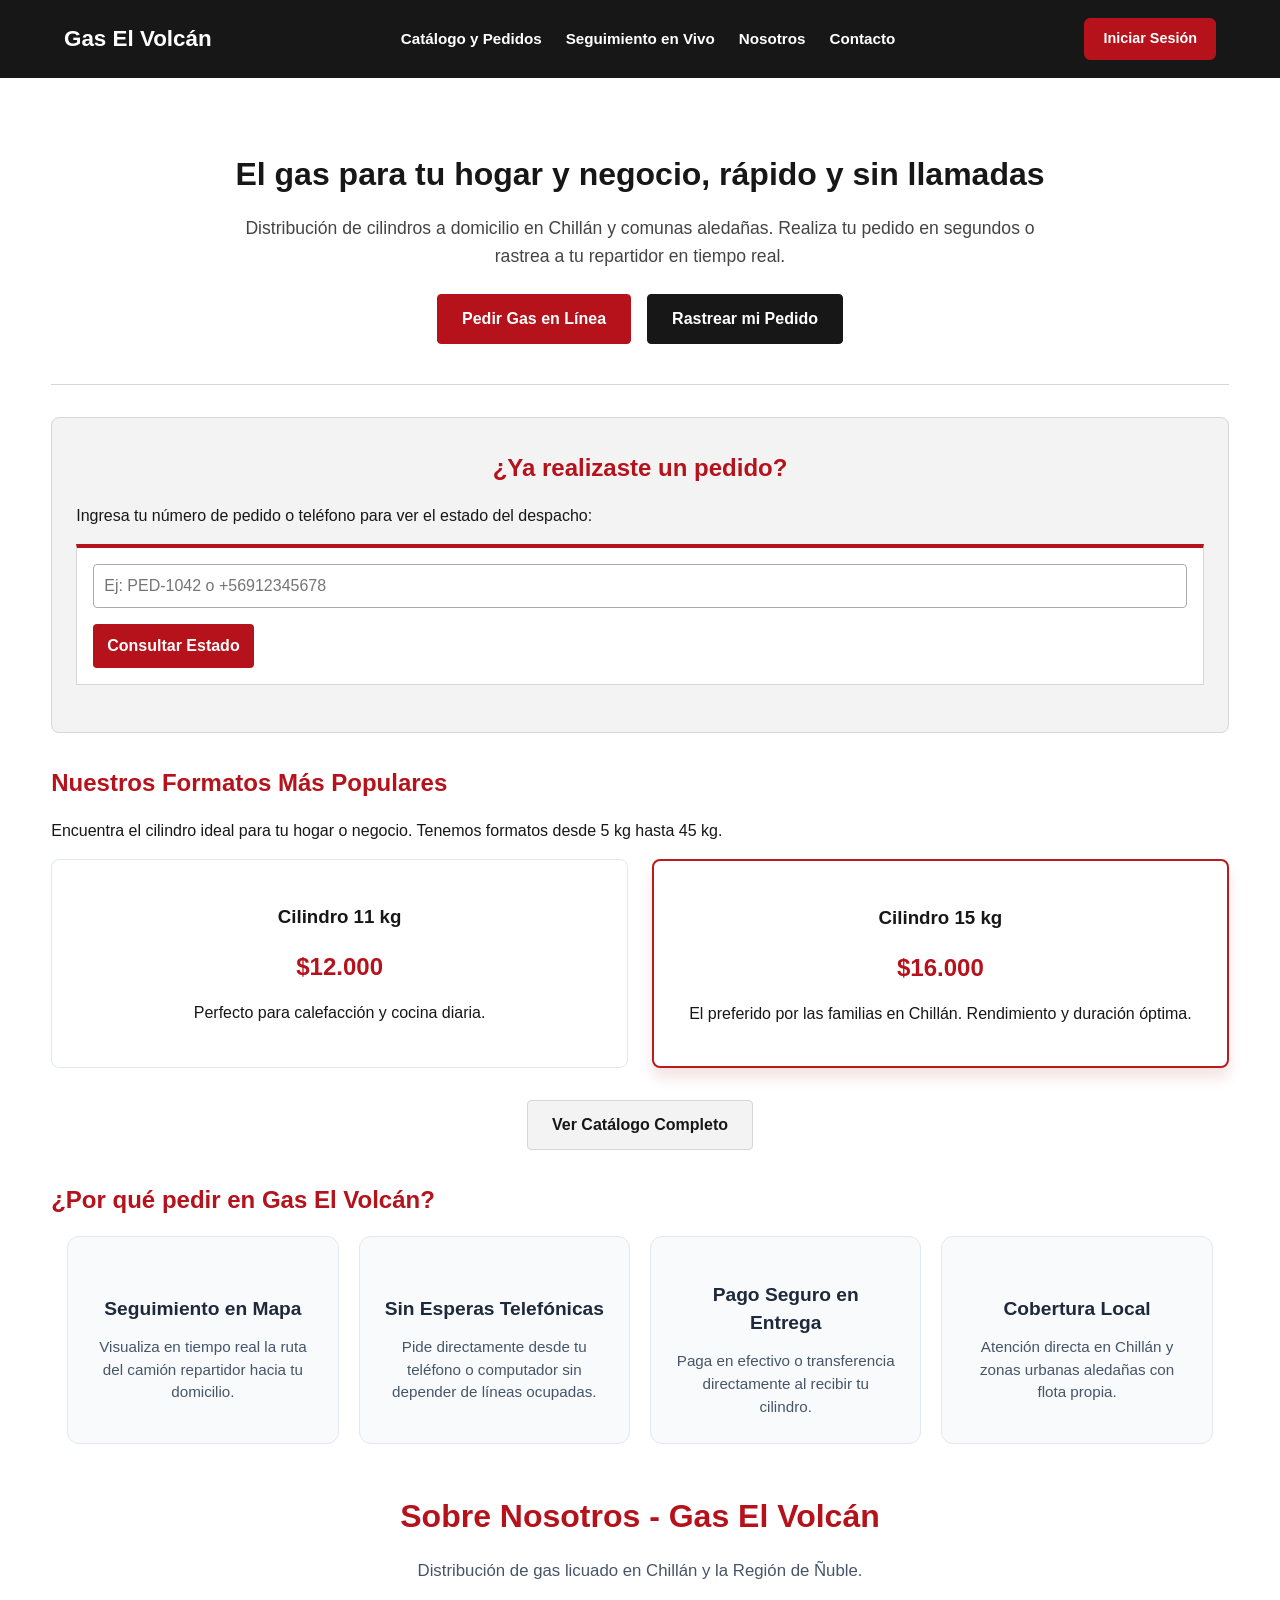
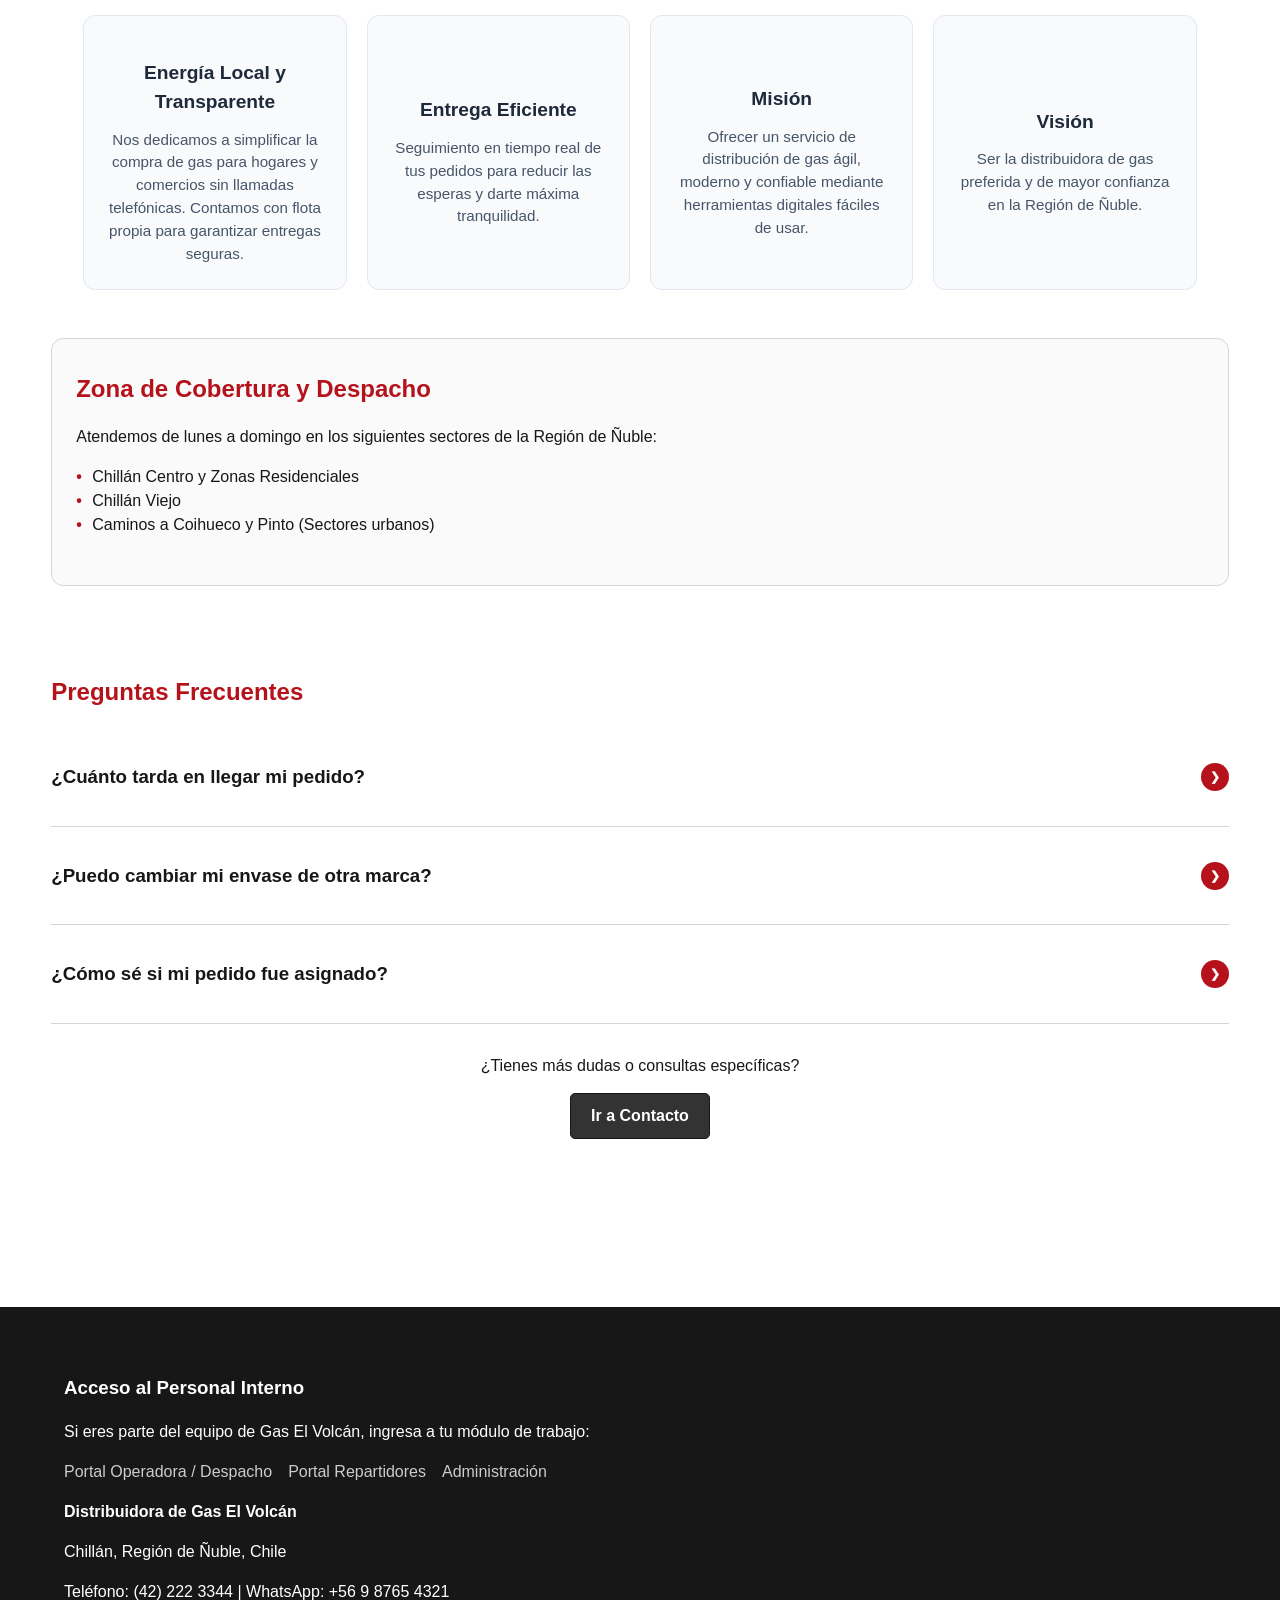
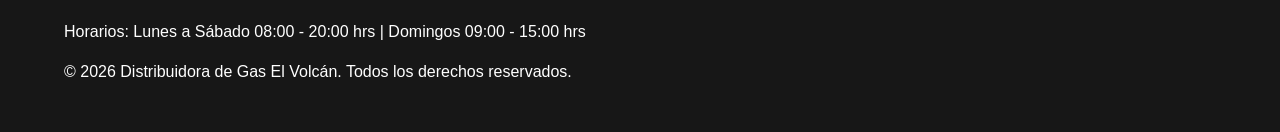
<file: index.html>
<!DOCTYPE html>
<html lang="es">
<head>
    <meta charset="UTF-8">
    <meta name="viewport" content="width=device-width, initial-scale=1.0">
    <title>Gas El Volcán - Distribución de Gas Licuado en Chillán</title>
    <link rel="stylesheet" href="css/style.css">
    <script src="js/funciones.js" defer></script>
</head>
<body class="index">
    <header>
        <div class="logo">
            <h1>Gas El Volcán</h1>
        </div>
        <nav>
            <ul class="nav-menu">
                <li><a href="catalogo.html">Catálogo y Pedidos</a></li>
                <li><a href="#seguimiento">Seguimiento en Vivo</a></li>
                <li><a href="#nosotros">Nosotros</a></li>
                <li><a href="contacto.html">Contacto</a></li>
            </ul>
        </nav>
        <a href="login.html" class="btn-login">Iniciar Sesión</a>
    </header>

    <main>
        <section class="hero">
            <h2>El gas para tu hogar y negocio, rápido y sin llamadas</h2>
            <p>Distribución de cilindros a domicilio en Chillán y comunas aledañas. Realiza tu pedido en segundos o rastrea a tu repartidor en tiempo real.</p>
            <div class="hero-actions">
                <a href="catalogo.html" class="btn-primary">Pedir Gas en Línea</a>
                <a href="#seguimiento" class="btn-secondary">Rastrear mi Pedido</a>
            </div>
        </section>

        <section id="seguimiento" class="tracking">
            <h2>¿Ya realizaste un pedido?</h2>
            <p>Ingresa tu número de pedido o teléfono para ver el estado del despacho:</p>
            <form id="form-seguimiento" action="#" onsubmit="event.preventDefault();">
                <input type="text" id="input-codigo" name="codigo" placeholder="Ej: PED-1042 o +56912345678" required>
                <button type="submit">Consultar Estado</button>
            </form>
            <div id="resultado-seguimiento" style="margin-top: 15px;"></div>
        </section>

        <section class="preview-catalogo">
            <div class="preview-header">
                <h2>Nuestros Formatos Más Populares</h2>
                <p>Encuentra el cilindro ideal para tu hogar o negocio. Tenemos formatos desde 5 kg hasta 45 kg.</p>
            </div>
            
            <div class="preview-cards">
                <div class="card">
                    <div class="card-icon"></div>
                    <h3>Cilindro 11 kg</h3>
                    <p class="precio">$12.000</p>
                    <p class="desc">Perfecto para calefacción y cocina diaria.</p>
                </div>
                
                <div class="card destacada">
                    <div class="card-icon"></div>
                    <h3>Cilindro 15 kg</h3>
                    <p class="precio">$16.000</p>
                    <p class="desc">El preferido por las familias en Chillán. Rendimiento y duración óptima.</p>
                </div>
            </div>

            <div class="preview-action">
                <a href="catalogo.html" class="btn-catalogo">Ver Catálogo Completo</a>
            </div>
        </section>

        <section class="features-section">
        <h2>¿Por qué pedir en Gas El Volcán?</h2>
        
        <div class="features-grid">
            <div class="feature-card">
            <h3>Seguimiento en Mapa</h3>
            <p>Visualiza en tiempo real la ruta del camión repartidor hacia tu domicilio.</p>
            </div>

            <div class="feature-card">
            <h3>Sin Esperas Telefónicas</h3>
            <p>Pide directamente desde tu teléfono o computador sin depender de líneas ocupadas.</p>
            </div>

            <div class="feature-card">
            <h3>Pago Seguro en Entrega</h3>
            <p>Paga en efectivo o transferencia directamente al recibir tu cilindro.</p>
            </div>

            <div class="feature-card">
            <h3>Cobertura Local</h3>
            <p>Atención directa en Chillán y zonas urbanas aledañas con flota propia.</p>
            </div>
        </div>
        </section>

        <section id="nosotros" class="nosotros-section">
        <h2>Sobre Nosotros - Gas El Volcán</h2>
        <p class="nosotros-subtitulo">Distribución de gas licuado en Chillán y la Región de Ñuble.</p>

        <div class="features-grid">
            <div class="feature-card">
            <h3>Energía Local y Transparente</h3>
            <p>Nos dedicamos a simplificar la compra de gas para hogares y comercios sin llamadas telefónicas. Contamos con flota propia para garantizar entregas seguras.</p>
            </div>

            <div class="feature-card">
            <h3>Entrega Eficiente</h3>
            <p>Seguimiento en tiempo real de tus pedidos para reducir las esperas y darte máxima tranquilidad.</p>
            </div>

            <div class="feature-card">
            <h3>Misión</h3>
            <p>Ofrecer un servicio de distribución de gas ágil, moderno y confiable mediante herramientas digitales fáciles de usar.</p>
            </div>

            <div class="feature-card">
            <h3>Visión</h3>
            <p>Ser la distribuidora de gas preferida y de mayor confianza en la Región de Ñuble.</p>
            </div>
        </div>
        </section>

        <section class="coverage">
            <h2>Zona de Cobertura y Despacho</h2>
            <p>Atendemos de lunes a domingo en los siguientes sectores de la Región de Ñuble:</p>
            <ul>
                <li>Chillán Centro y Zonas Residenciales</li>
                <li>Chillán Viejo</li>
                <li>Caminos a Coihueco y Pinto (Sectores urbanos)</li>
            </ul>
        </section>

        <section class="faq">
            <h2>Preguntas Frecuentes</h2>
            <div class="faq-item">
                <h3>¿Cuánto tarda en llegar mi pedido?</h3>
                <p>El tiempo promedio de entrega es de 30 a 60 minutos según el tráfico y el sector de Chillán.</p>
            </div>
            <div class="faq-item">
                <h3>¿Puedo cambiar mi envase de otra marca?</h3>
                <p>Sí, aceptamos envases en buen estado de las principales marcas del mercado sin costo adicional.</p>
            </div>
            <div class="faq-item">
                <h3>¿Cómo sé si mi pedido fue asignado?</h3>
                <p>Puedes revisar el estado ingresando a la sección de seguimiento con tu número de teléfono.</p>
            </div>
            <div style="text-align: center; margin-top: 30px;">
                <p style="margin-bottom: 15px;">¿Tienes más dudas o consultas específicas?</p>
                <a href="contacto.html" class="btn-secondary" style="display: inline-block; padding: 10px 20px; background-color: #333; color: #fff; text-decoration: none; border-radius: 5px;">Ir a Contacto</a>
            </div>
        </section>
    </main>

    <footer>
        <div class="footer-internal">
            <h3>Acceso al Personal Interno</h3>
            <p>Si eres parte del equipo de Gas El Volcán, ingresa a tu módulo de trabajo:</p>
            <nav>
                <a href="login.html">Portal Operadora / Despacho</a>
                <a href="login.html">Portal Repartidores</a>
                <a href="login.html">Administración</a>
            </nav>
        </div>
        
        <div class="footer-info">
            <p><strong>Distribuidora de Gas El Volcán</strong></p>
            <p>Chillán, Región de Ñuble, Chile</p>
            <p>Teléfono: (42) 222 3344 | WhatsApp: +56 9 8765 4321</p>
            <p>Horarios: Lunes a Sábado 08:00 - 20:00 hrs | Domingos 09:00 - 15:00 hrs</p>
            <p>© 2026 Distribuidora de Gas El Volcán. Todos los derechos reservados.</p>
        </div>
    </footer>
</body>
</html>
</file>
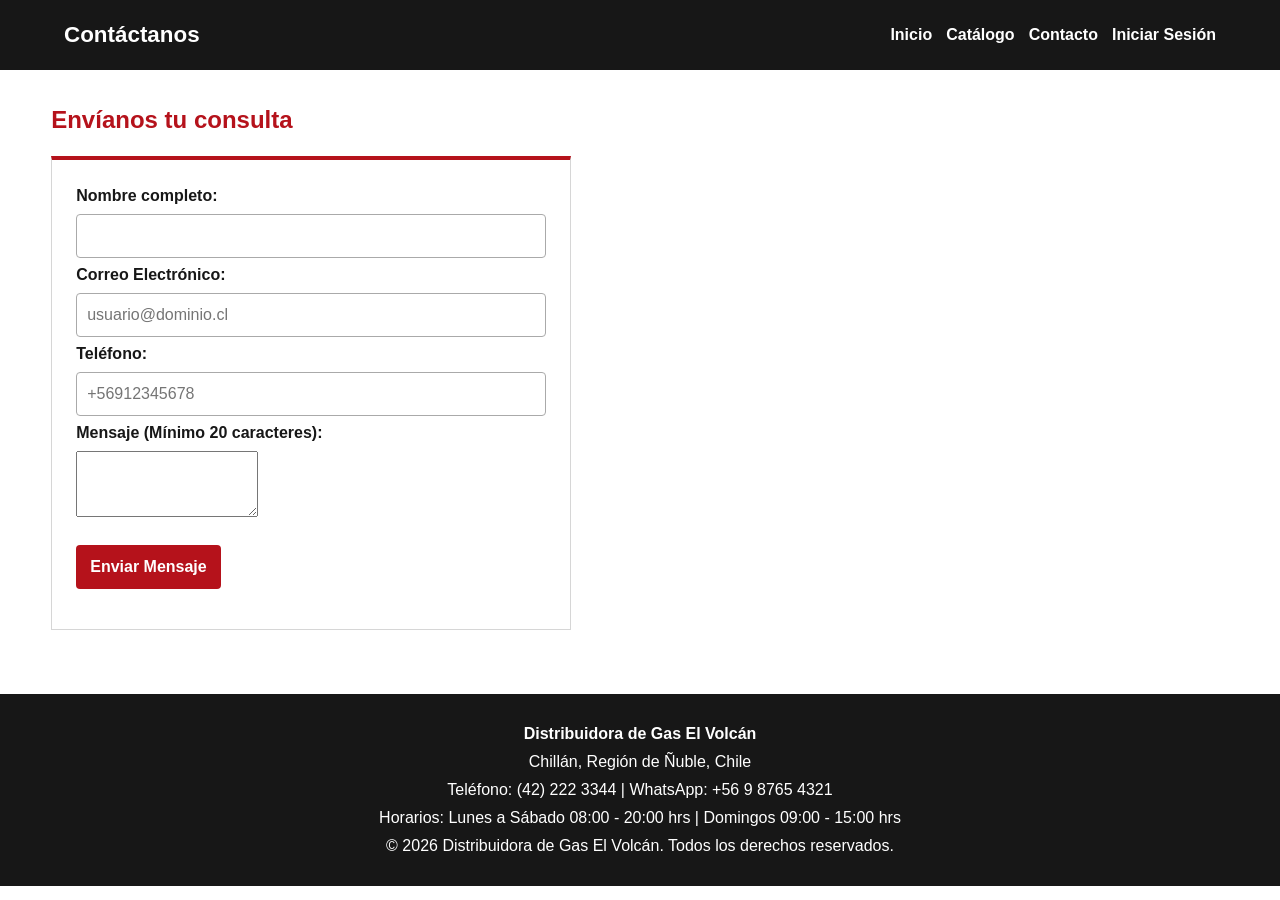
<file: contacto.html>
<!DOCTYPE html>
<html lang="es">
<head>
    <meta charset="UTF-8">
    <meta name="viewport" content="width=device-width, initial-scale=1.0">
    <title>Contacto - El Volcán</title>
    <link rel="stylesheet" href="css/style.css">
    <script src="js/funciones.js" defer></script>
</head>
<body class="sistema-interno">
    <header>
        <h1>Contáctanos</h1>
        <button id="boton-menu" type="button" aria-label="Abrir menú">☰</button>
        <nav class="menu-principal">
            <a href="index.html">Inicio</a>
            <a href="catalogo.html">Catálogo</a>
            <a href="contacto.html">Contacto</a>
            <a href="login.html">Iniciar Sesión</a>
        </nav>
    </header>
    <main>
        <section>
            <h2>Envíanos tu consulta</h2>
            <form id="form-contacto" novalidate>
                <div class="grupo-form">
                    <label for="nombre-contacto">Nombre completo:</label>
                    <input type="text" id="nombre-contacto">
                    <span id="error-nombre" class="error-msg"></span>
                </div>
                <div class="grupo-form">
                    <label for="correo-contacto">Correo Electrónico:</label>
                    <input type="email" id="correo-contacto" placeholder="usuario@dominio.cl">
                    <span id="error-correo" class="error-msg"></span>
                </div>
                <div class="grupo-form">
                    <label for="telefono-contacto">Teléfono:</label>
                    <input type="text" id="telefono-contacto" placeholder="+56912345678">
                    <span id="error-telefono" class="error-msg"></span>
                </div>
                <div class="grupo-form">
                    <label for="mensaje-contacto">Mensaje (Mínimo 20 caracteres):</label>
                    <textarea id="mensaje-contacto" rows="4"></textarea>
                    <span id="error-mensaje" class="error-msg"></span>
                </div>
                <button type="submit">Enviar Mensaje</button>
                <p id="mensaje-exito-contacto"></p>
            </form>
        </section>
    </main>
    <footer>
        <div class="footer-info">
            <p><strong>Distribuidora de Gas El Volcán</strong></p>
            <p>Chillán, Región de Ñuble, Chile</p>
            <p>Teléfono: (42) 222 3344 | WhatsApp: +56 9 8765 4321</p>
            <p>Horarios: Lunes a Sábado 08:00 - 20:00 hrs | Domingos 09:00 - 15:00 hrs</p>
            <p>© 2026 Distribuidora de Gas El Volcán. Todos los derechos reservados.</p>
        </div>
    </footer>
</body>
</html>
</file>
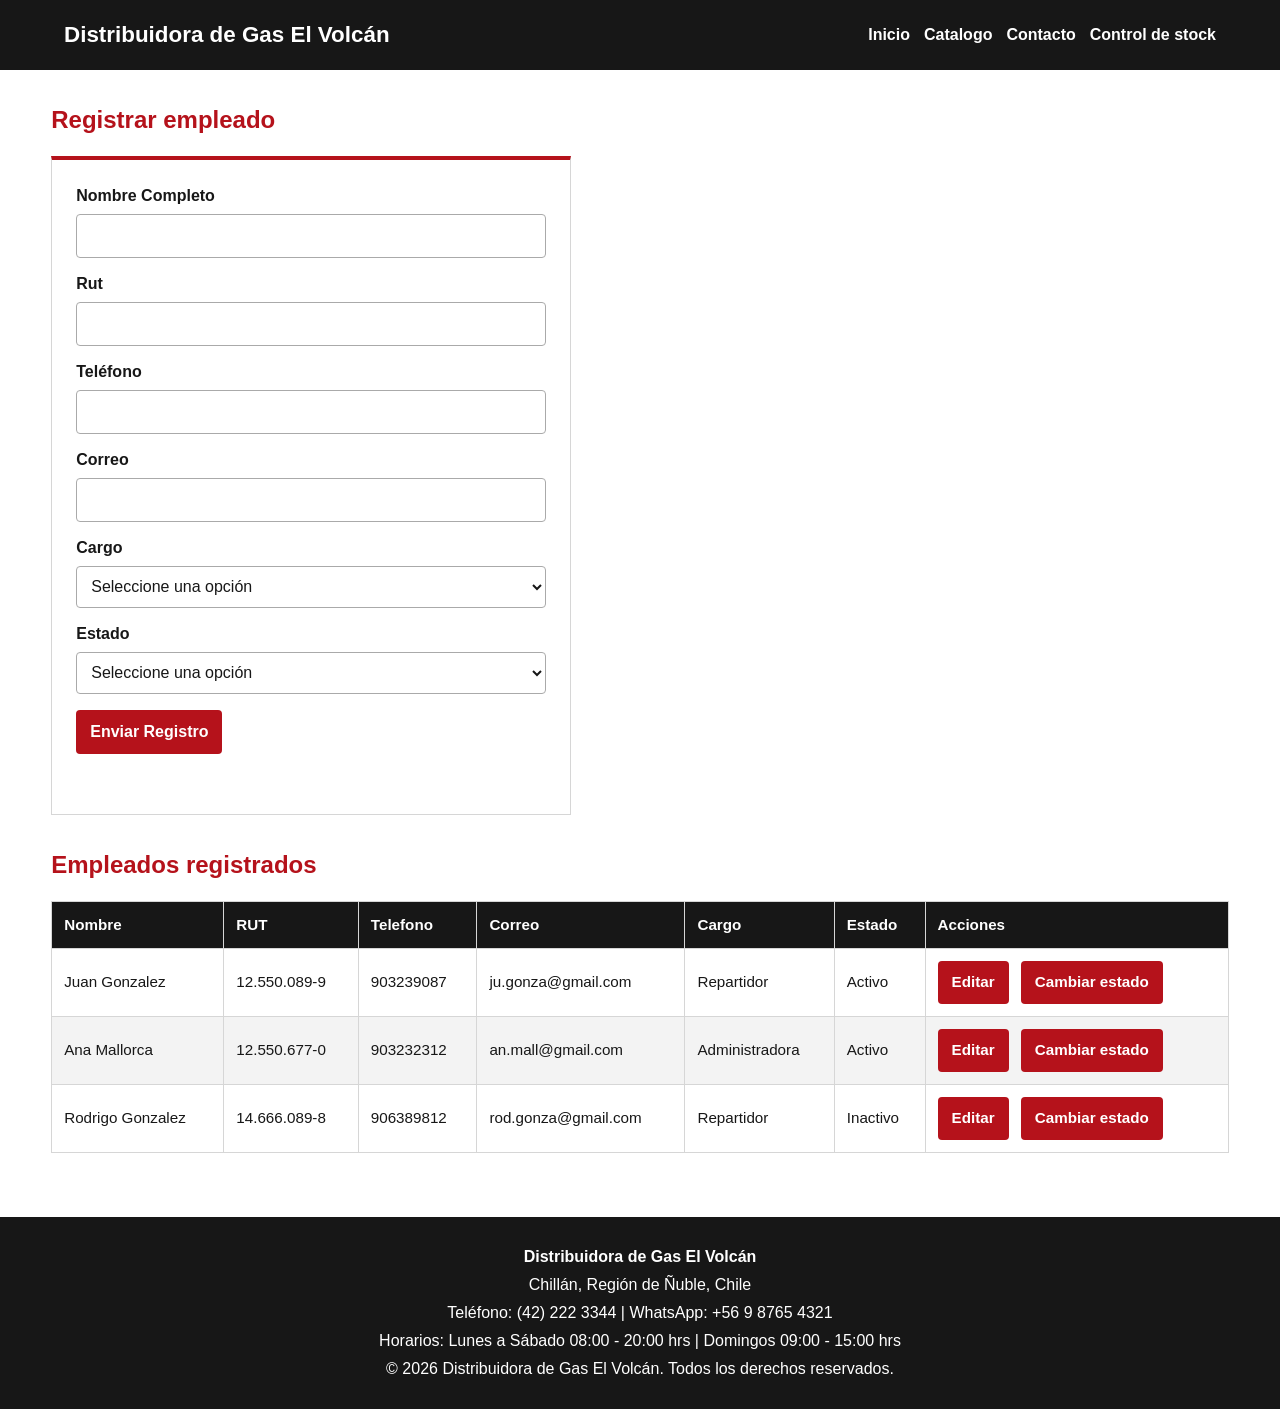
<file: empleados.html>
<!DOCTYPE html>
<html lang="es">
<head>
    <meta charset="UTF-8">
    <meta name="viewport" content="width=device-width, initial-scale=1.0">
    <title>Empleados</title>
    <link rel="stylesheet" href="css/style.css">
    <script src="js/funciones.js" defer></script>
</head>
<body class="sistema-interno">
    
    <header>
        <h1>Distribuidora de Gas El Volcán</h1>
        <button id="boton-menu" type="button" aria-label="Abrir menú">
            ☰
        </button>
        <nav class="menu-principal">
            <a href="index.html">Inicio</a>
            <a href="catalogo.html">Catalogo</a>
            <a href="contacto.html">Contacto</a>
            <a href="stock.html">Control de stock</a>
        </nav>
    </header>

    <main>

        <section id="registro-empleado">
        <h2>Registrar empleado</h2>
        <form id="form-registro" novalidate>
            <label for="nombre">Nombre Completo</label>
            <input type="text" id="nombre" name="nombre" required>

            <label for="rut">Rut</label>
            <input type="text" id="rut" name="rut" required>

            <label for="telefono">Teléfono</label>
            <input type="tel" id="telefono" name="telefono" required>

            <label for="correo">Correo</label>
            <input type="email" id="correo" name="correo" required>

            <label for="cargo">Cargo</label>
            <select id="cargo" name="cargo" required>
            <option value="">Seleccione una opción</option>
            <option value="repartidor">Repartidor</option>
            <option value="operadora">Operadora / Despachadora</option>
            <option value="administrador">Administrador</option>
            </select>

            <label for="estado">Estado</label>
            <select  id="estado" name="estado" required>
                <option value="">Seleccione una opción</option>
                <option value="activo">Activo</option>
                <option value="inactivo">Inactivo</option>
            </select>

            <button type="submit">Enviar Registro</button>
            <p id="mensaje-confirmacion"></p>
        </form>
        </section>

        <section id="listado-empleado">
        <article>
            <h2>Empleados registrados</h2>
                <table>
                    <thead>
                        <tr>
                            <th>Nombre</th>
                            <th>RUT</th>
                            <th>Telefono</th>
                            <th>Correo</th>
                            <th>Cargo</th>
                            <th>Estado</th>
                            <th>Acciones</th>
                        </tr>
                    </thead>
                    <tbody>
                        <tr>
                            <td>Juan Gonzalez</td>
                            <td>12.550.089-9</td>
                            <td>903239087</td>
                            <td>ju.gonza@gmail.com</td>
                            <td>Repartidor</td>
                            <td class="estado-empleado">Activo</td>
                            <td>
                                <button type="button" data-accion="editar">Editar</button>
                                <button type="button" data-accion="cambiar-estado">Cambiar estado</button>
                            </td>
                        </tr>
                        <tr>
                            <td>Ana Mallorca</td>
                            <td>12.550.677-0</td>
                            <td>903232312</td>
                            <td>an.mall@gmail.com</td>
                            <td>Administradora</td>
                            <td class="estado-empleado">Activo</td>
                            <td>
                                <button type="button" data-accion="editar">Editar</button>
                                <button type="button" data-accion="cambiar-estado">Cambiar estado</button>
                            </td>
                        </tr>
                        <tr>
                            <td>Rodrigo Gonzalez</td>
                            <td>14.666.089-8</td>
                            <td>906389812</td>
                            <td>rod.gonza@gmail.com</td>
                            <td>Repartidor</td>
                            <td class="estado-empleado">Inactivo</td>
                            <td>
                                <button type="button" data-accion="editar">Editar</button>
                                <button type="button" data-accion="cambiar-estado">Cambiar estado</button>
                            </td>
                        </tr>
                    </tbody>
                </table>
        </article>    
        </section>
    </main>

    <dialog id="dialogo-edicion">
        <form id="form-edicion">
            <h2>Editar empleado</h2>

            <label for="editar-telefono">Teléfono</label>
            <input type="tel" id="editar-telefono" required>

            <label for="editar-correo">Correo</label>
            <input type="email" id="editar-correo" required>

            <p id="mensaje-edicion"></p>

            <button type="submit">Guardar cambios</button>
            <button type="button" id="cancelar-edicion">Cancelar</button>
        </form>
    </dialog>

    <footer>
        <div class="footer-info">
            <p><strong>Distribuidora de Gas El Volcán</strong></p>
            <p>Chillán, Región de Ñuble, Chile</p>
            <p>Teléfono: (42) 222 3344 | WhatsApp: +56 9 8765 4321</p>
            <p>Horarios: Lunes a Sábado 08:00 - 20:00 hrs | Domingos 09:00 - 15:00 hrs</p>
            <p>© 2026 Distribuidora de Gas El Volcán. Todos los derechos reservados.</p>
        </div>
    </footer>

</body>
</html>
</file>
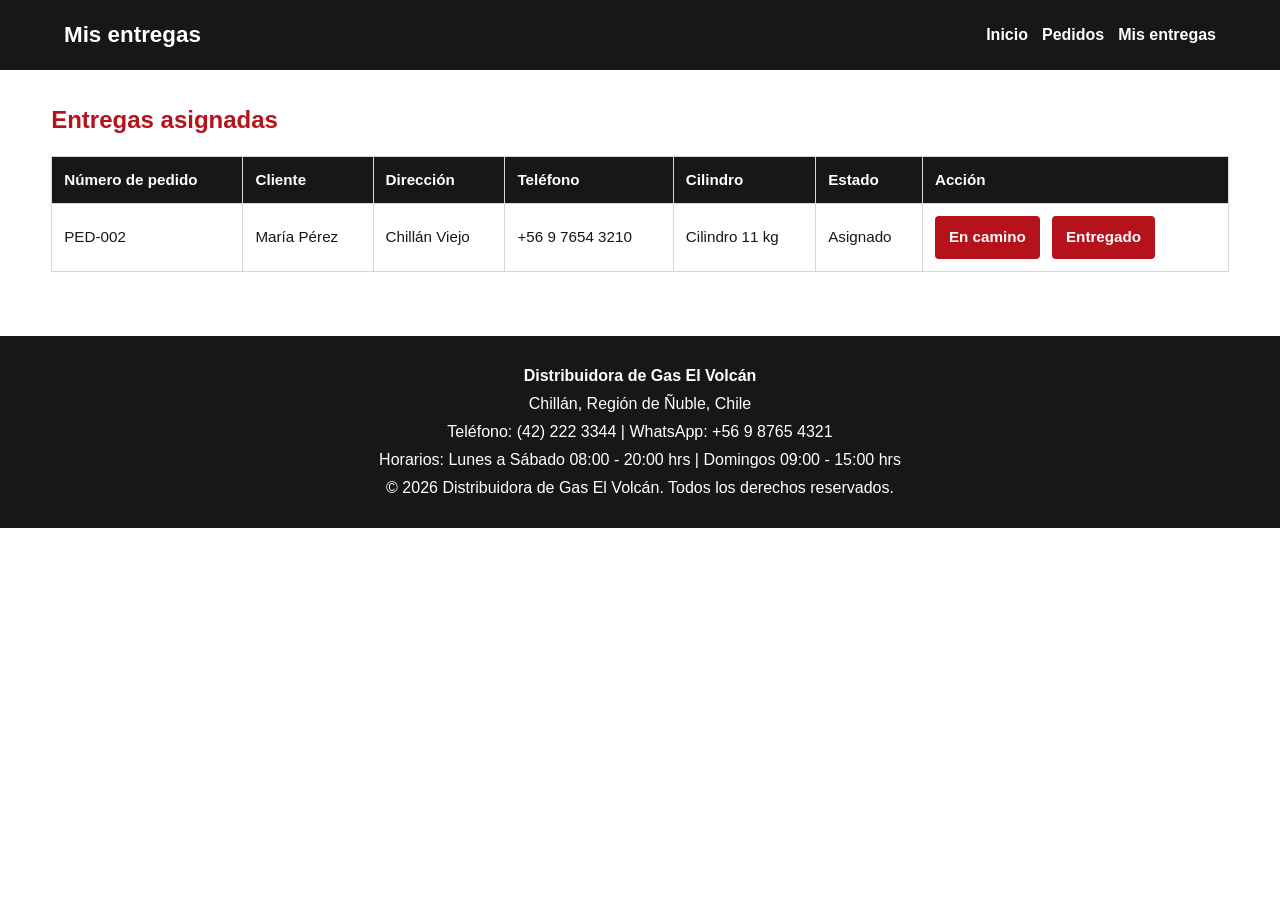
<file: entregas.html>
<!DOCTYPE html>
<html lang="es">
<head>
    <meta charset="UTF-8">
    <meta name="viewport" content="width=device-width, initial-scale=1.0">
    <title>Entregas</title>
    <link rel="stylesheet" href="css/style.css">
    <script src="js/funciones.js" defer></script>
</head>
<body class="sistema-interno">
    <!-- Vista del repartidor -->
    <header>
        <h1>Mis entregas</h1>
        <button id="boton-menu" type="button" aria-label="Abrir menú">
            ☰
        </button>
        <nav class="menu-principal">
            <a href="index.html">Inicio</a>
            <a href="pedidos.html">Pedidos</a>
            <a href="entregas.html">Mis entregas</a>
        </nav>
    </header>

    <main>
        <section>
            <h2>Entregas asignadas</h2>
            <table>
                <thead>
                    <tr>
                        <th>Número de pedido</th>
                        <th>Cliente</th>
                        <th>Dirección</th>
                        <th>Teléfono</th>
                        <th>Cilindro</th>
                        <th>Estado</th>
                        <th>Acción</th>
                    </tr>
                </thead>

                <tbody>
                    <tr>
                        <td>PED-002</td>
                        <td>María Pérez</td>
                        <td>Chillán Viejo</td>
                        <td>+56 9 7654 3210</td>
                        <td>Cilindro 11 kg</td>
                        <td class="estado-entrega">Asignado</td>
                        <td>
                            <button type="button" data-accion="en-camino">En camino</button>
                            <button type="button" data-accion="entregado">Entregado</button>
                        </td>
                    </tr>
                </tbody>
            </table>
        </section>
    </main>

        <footer>
        <div class="footer-info">
            <p><strong>Distribuidora de Gas El Volcán</strong></p>
            <p>Chillán, Región de Ñuble, Chile</p>
            <p>Teléfono: (42) 222 3344 | WhatsApp: +56 9 8765 4321</p>
            <p>Horarios: Lunes a Sábado 08:00 - 20:00 hrs | Domingos 09:00 - 15:00 hrs</p>
            <p>© 2026 Distribuidora de Gas El Volcán. Todos los derechos reservados.</p>
        </div>
    </footer>
</body>
</html>
</file>
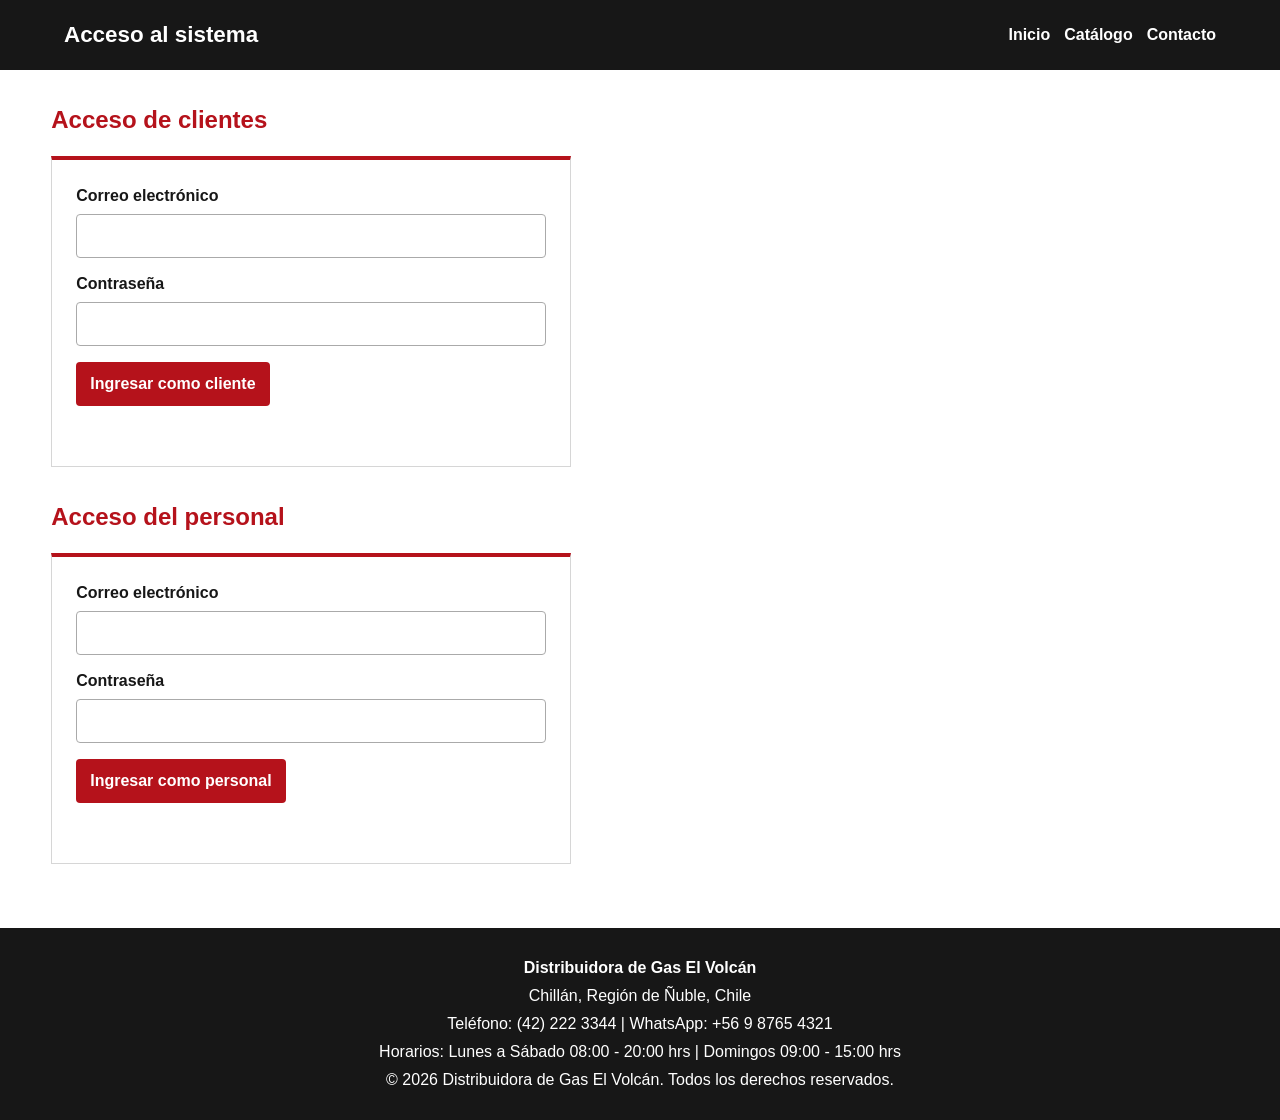
<file: login.html>
<!DOCTYPE html>
<html lang="es">
<head>
    <meta charset="UTF-8">
    <meta name="viewport" content="width=device-width, initial-scale=1.0">
    <title>Login</title>
    <link rel="stylesheet" href="css/style.css">
    <script src="js/funciones.js" defer></script>
</head>
<body class="sistema-interno">
    <!-- menu de login para redirigir la pagina -->
    <header>
        <h1>Acceso al sistema</h1>
        <button id="boton-menu" type="button" aria-label="Abrir menú">
            ☰
        </button>
        <nav class="menu-principal">
            <a href="index.html">Inicio</a>
            <a href="catalogo.html">Catálogo</a>
            <a href="contacto.html">Contacto</a>
        </nav>
    </header>

    <main>
        <section>
            <h2>Acceso de clientes</h2>
            <form id="form-login-cliente" novalidate>
                <label for="correo-cliente">Correo electrónico</label>
                <input type="email" id="correo-cliente" name="correo" autocomplete="email" required>

                <label for="contrasena-cliente">Contraseña</label>
                <input type="password" id="contrasena-cliente" name="contrasena" autocomplete="current-password" required>

                <button type="submit">Ingresar como cliente</button>
                <p id="mensaje-login-cliente"></p>
            </form>
        </section>

        <section>
            <h2>Acceso del personal</h2>
            <form id="form-login-empleado" novalidate>
                <label for="correo-empleado">Correo electrónico</label>
                <input type="email" id="correo-empleado" name="correo" autocomplete="email" required>

                <label for="contrasena-empleado">Contraseña</label>
                <input type="password" id="contrasena-empleado" name="contrasena" autocomplete="current-password" required>

                <button type="submit">Ingresar como personal</button>
                <p id="mensaje-login-empleado"></p>
            </form>
        </section>
    </main>


        <footer>
        <div class="footer-info">
            <p><strong>Distribuidora de Gas El Volcán</strong></p>
            <p>Chillán, Región de Ñuble, Chile</p>
            <p>Teléfono: (42) 222 3344 | WhatsApp: +56 9 8765 4321</p>
            <p>Horarios: Lunes a Sábado 08:00 - 20:00 hrs | Domingos 09:00 - 15:00 hrs</p>
            <p>© 2026 Distribuidora de Gas El Volcán. Todos los derechos reservados.</p>
        </div>
    </footer>
</body>
</html>
</file>
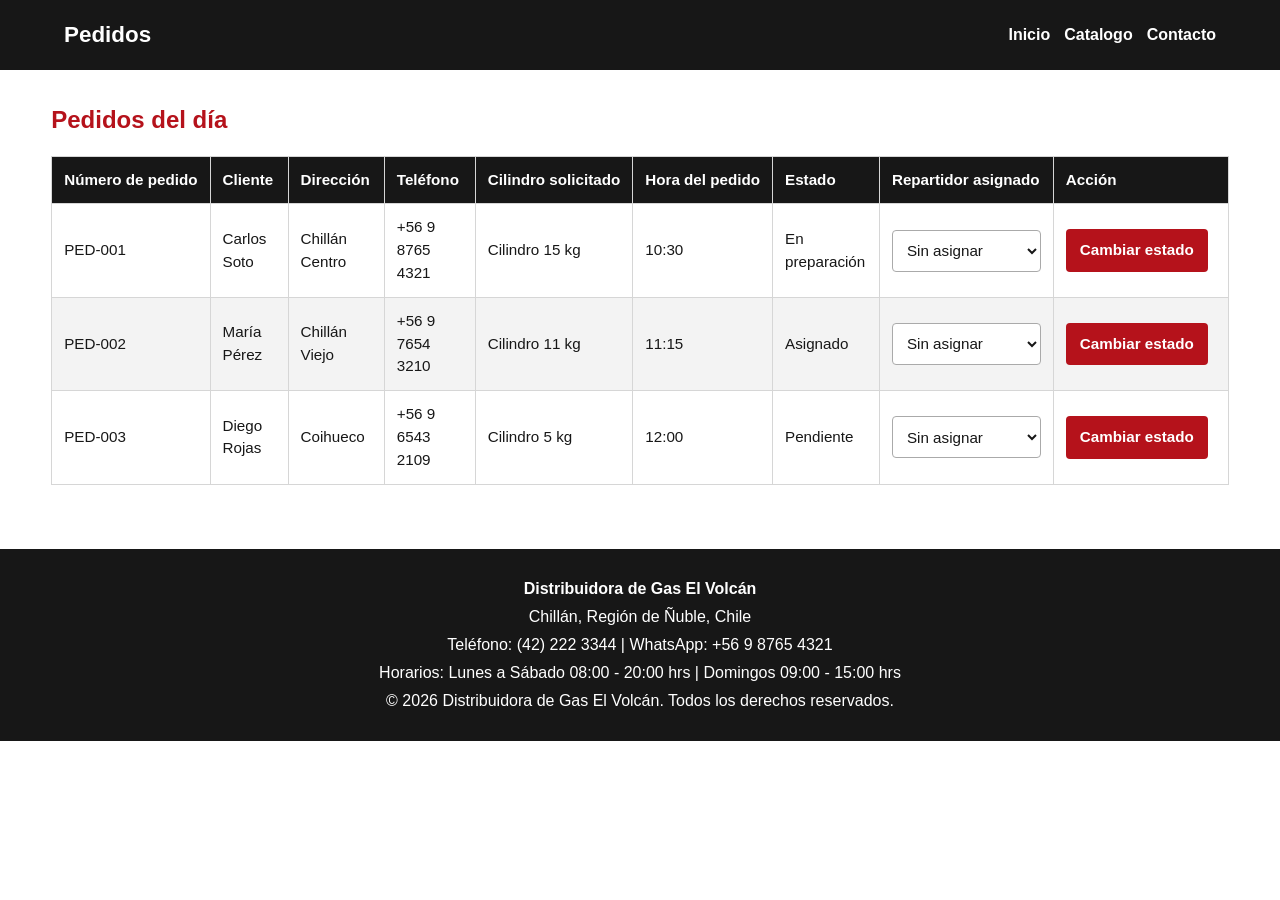
<file: pedidos.html>
<!DOCTYPE html>
<html lang="es">
<head>
    <meta charset="UTF-8">
    <meta name="viewport" content="width=device-width, initial-scale=1.0">
    <title>Pedidos</title>
    <link rel="stylesheet" href="css/style.css">
    <script src="js/funciones.js" defer></script>
</head>
<body class="sistema-interno">
    <!-- Vista del operador -->
    <header>
        <h1>Pedidos</h1>
        <button id="boton-menu" type="button" aria-label="Abrir menú">
            ☰
        </button>
        <nav class="menu-principal">
            <a href="index.html">Inicio</a>
            <a href="catalogo.html">Catalogo</a>
            <a href="contacto.html">Contacto</a>
        </nav>
    </header>
    
    <main>
        <section>
            <h2>Pedidos del día</h2>
            <table>
                <thead>
                    <tr>
                        <th>Número de pedido</th>
                        <th>Cliente</th>
                        <th>Dirección</th>
                        <th>Teléfono</th>
                        <th>Cilindro solicitado</th>
                        <th>Hora del pedido</th>
                        <th>Estado</th>
                        <th>Repartidor asignado</th>
                        <th>Acción</th>
                    </tr>
                </thead>
                <tbody>
                    <tr>
                        <td>PED-001</td>
                        <td>Carlos Soto</td>
                        <td>Chillán Centro</td>
                        <td>+56 9 8765 4321</td>
                        <td>Cilindro 15 kg</td>
                        <td>10:30</td>
                        <td class="estado-pedido">En preparación</td>
                        <td>
                            <select class="repartidor-asignado">
                             <option value="">Sin asignar</option>
                             <option value="juan">Juan González</option>
                             <option value="ana">Ana Pérez</option>
                             <option value="rodrigo">Rodrigo González</option>
                            </select>
                        </td>
                        <td>
                            <button type="button" data-accion="cambiar-estado">Cambiar estado</button>
                        </td>
                    </tr>
                    <tr>
                        <td>PED-002</td>
                        <td>María Pérez</td>
                        <td>Chillán Viejo</td>
                        <td>+56 9 7654 3210</td>
                        <td>Cilindro 11 kg</td>
                        <td>11:15</td>
                        <td class="estado-pedido">Asignado</td>
                        <td>
                            <select class="repartidor-asignado">
                                <option value="">Sin asignar</option>
                                <option value="juan">Juan González</option>
                                <option value="ana">Ana Pérez</option>
                                <option value="rodrigo">Rodrigo González</option>
                            </select>
                        </td>
                        <td>
                            <button type="button" data-accion="cambiar-estado">Cambiar estado</button>
                        </td>
                    </tr>
                    <tr>
                        <td>PED-003</td>
                        <td>Diego Rojas</td>
                        <td>Coihueco</td>
                        <td>+56 9 6543 2109</td>
                        <td>Cilindro 5 kg</td>
                        <td>12:00</td>
                        <td class="estado-pedido">Pendiente</td>
                        <td>
                            <select class="repartidor-asignado">
                             <option value="">Sin asignar</option>
                             <option value="juan">Juan González</option>
                             <option value="ana">Ana Pérez</option>
                             <option value="rodrigo">Rodrigo González</option>
                            </select>
                        </td>
                        <td>
                            <button type="button" data-accion="cambiar-estado">Cambiar estado</button>
                        </td>
                    </tr>
                </tbody>
            </table>
        </section>
    </main>

        <footer>
        <div class="footer-info">
            <p><strong>Distribuidora de Gas El Volcán</strong></p>
            <p>Chillán, Región de Ñuble, Chile</p>
            <p>Teléfono: (42) 222 3344 | WhatsApp: +56 9 8765 4321</p>
            <p>Horarios: Lunes a Sábado 08:00 - 20:00 hrs | Domingos 09:00 - 15:00 hrs</p>
            <p>© 2026 Distribuidora de Gas El Volcán. Todos los derechos reservados.</p>
        </div>
    </footer>
</body>
</html>
</file>
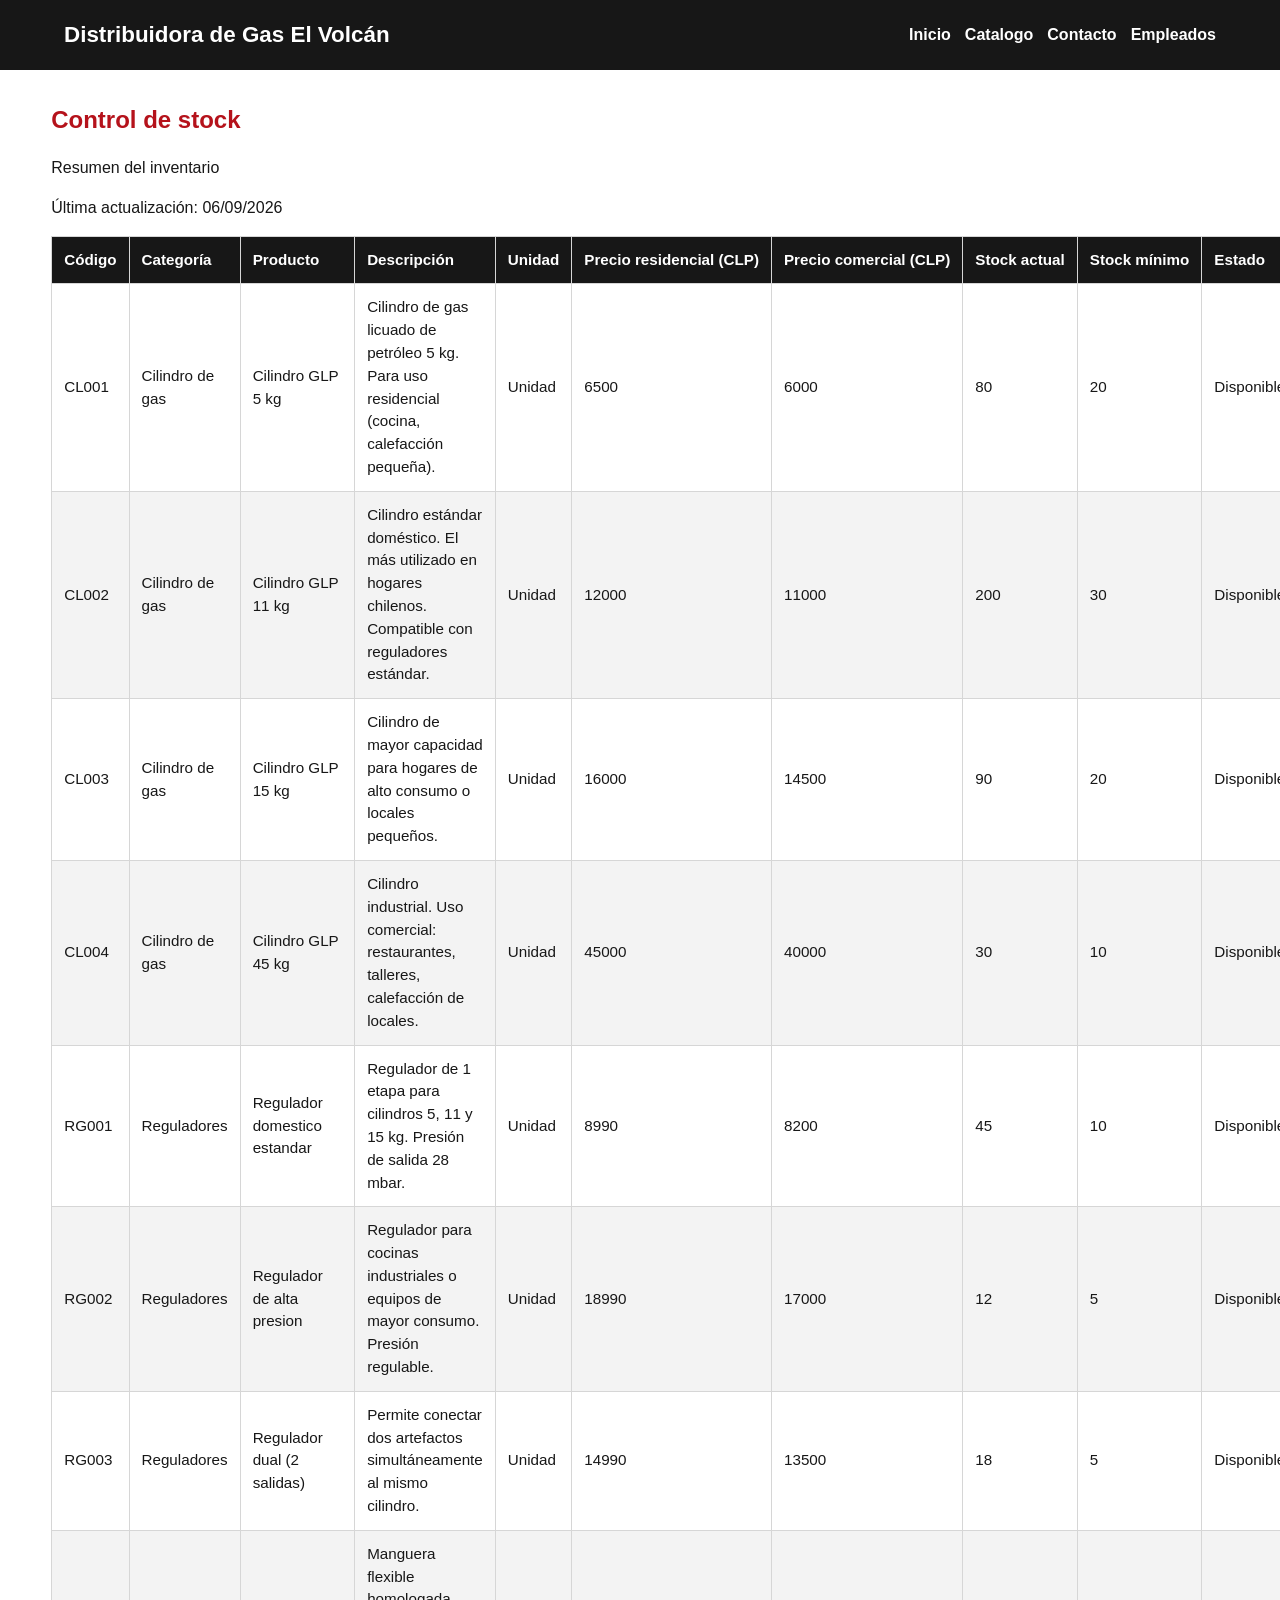
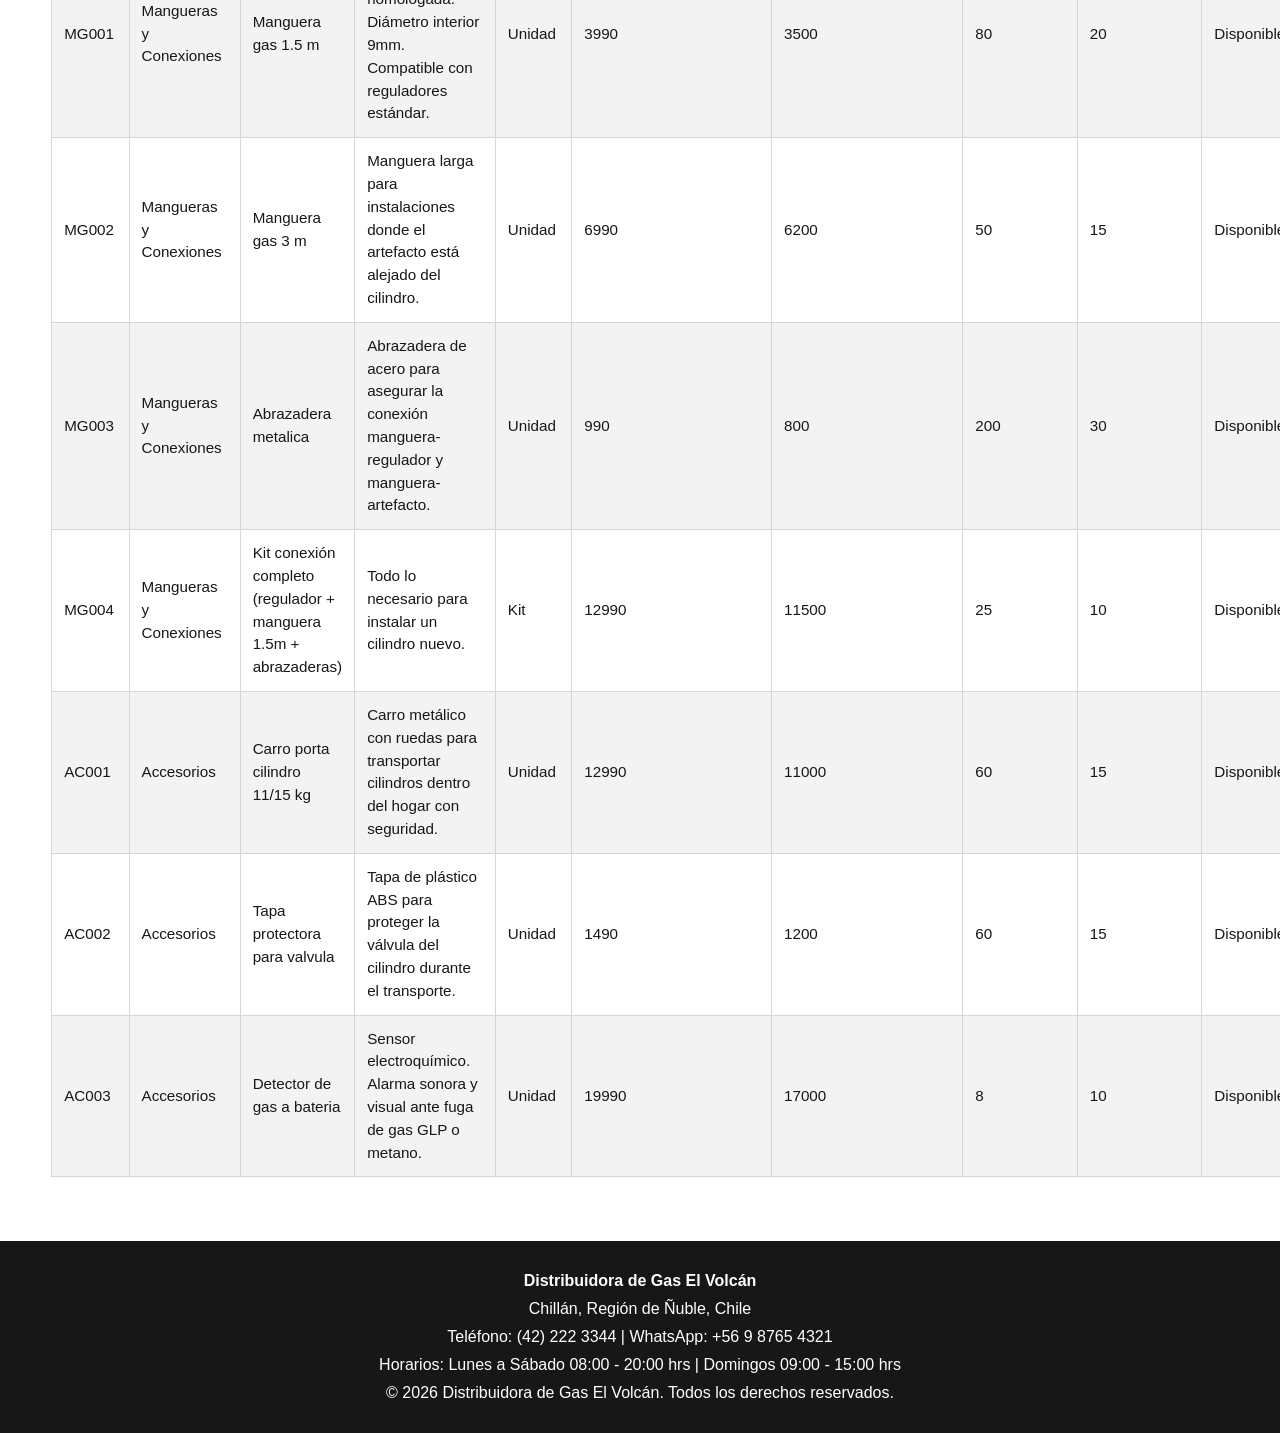
<file: stock.html>
<!DOCTYPE html>
<html lang="es">
<head>
    <meta charset="UTF-8">
    <meta name="viewport" content="width=device-width, initial-scale=1.0">
    <title>Stock</title>
    <link rel="stylesheet" href="css/style.css">
    <script src="js/funciones.js" defer ></script>
</head>
<body class="sistema-interno">
    <!-- Vista del administrador -->

    <header>
        <h1>Distribuidora de Gas El Volcán</h1>
        <button id="boton-menu" type="button" aria-label="Abrir menú">
        ☰
        </button>
        <nav class="menu-principal">
            <a href="index.html">Inicio</a>
            <a href="catalogo.html">Catalogo</a>
            <a href="contacto.html">Contacto</a>
            <a href="empleados.html">Empleados</a>
        </nav>
    </header>

     <main>
    <section>
        <h2>Control de stock</h2>
        <p>Resumen del inventario</p>
        <p>Última actualización: 06/09/2026</p>
        <table>
            <thead>
                <tr>
                    <th>Código</th>
                    <th>Categoría</th>
                    <th>Producto</th>
                    <th>Descripción</th>
                    <th>Unidad</th>
                    <th>Precio residencial (CLP)</th>
                    <th>Precio comercial (CLP)</th>
                    <th>Stock actual</th>
                    <th>Stock mínimo</th>
                    <th>Estado</th>
                    <th>Acción</th>
                </tr>
            </thead>
            <tbody>
                <tr>
                        <td>CL001</td>
                        <td>Cilindro de gas</td>
                        <td>Cilindro GLP 5 kg</td>
                        <td>Cilindro de gas licuado de petróleo 5 kg. Para uso residencial (cocina, calefacción pequeña).</td>
                        <td>Unidad</td>
                        <td>6500</td>
                        <td>6000</td>
                        <td class="cantidad-stock">80</td>
                        <td>20</td>
                        <td>Disponible</td>
                        <td>
                           <button type="button" data-accion="actualizar-stock">Actualizar</button>
                        </td>  
                    </tr>
                    <tr>
                        <td>CL002</td>
                        <td>Cilindro de gas</td>
                        <td>Cilindro GLP 11 kg</td>
                        <td>Cilindro estándar doméstico. El más utilizado en hogares chilenos. Compatible con reguladores estándar.</td>
                        <td>Unidad</td>
                        <td>12000</td>
                        <td>11000</td>
                        <td class="cantidad-stock">200</td>
                        <td>30</td>
                        <td>Disponible</td>
                        <td>
                           <button type="button" data-accion="actualizar-stock">Actualizar</button>
                        </td>                         
                    </tr>
                    <tr>
                        <td>CL003</td>
                        <td>Cilindro de gas</td>
                        <td>Cilindro GLP 15 kg</td>
                        <td>Cilindro de mayor capacidad para hogares de alto consumo o locales pequeños.</td>
                        <td>Unidad</td>
                        <td>16000</td>
                        <td>14500</td>
                        <td class="cantidad-stock">90</td>
                        <td>20</td>
                        <td>Disponible</td>
                        <td>
                           <button type="button" data-accion="actualizar-stock">Actualizar</button>
                        </td>                       
                    </tr>
                                        <tr>
                        <td>CL004</td>
                        <td>Cilindro de gas</td>
                        <td>Cilindro GLP 45 kg</td>
                        <td>Cilindro industrial. Uso comercial: restaurantes, talleres, calefacción de locales.</td>
                        <td>Unidad</td>
                        <td>45000</td>
                        <td>40000</td>
                        <td class="cantidad-stock">30</td>
                        <td>10</td>
                        <td>Disponible</td>
                        <td>
                           <button type="button" data-accion="actualizar-stock">Actualizar</button>
                        </td>                       
                    </tr>
                                        <tr>
                        <td>RG001</td>
                        <td>Reguladores</td>
                        <td>Regulador domestico estandar</td>
                        <td>Regulador de 1 etapa para cilindros 5, 11 y 15 kg. Presión de salida 28 mbar.</td>
                        <td>Unidad</td>
                        <td>8990</td>
                        <td>8200</td>
                        <td class="cantidad-stock">45</td>
                        <td>10</td>
                        <td>Disponible</td>
                        <td>
                           <button type="button" data-accion="actualizar-stock">Actualizar</button>
                        </td>                         
                    </tr>
                                        <tr>
                        <td>RG002</td>
                        <td>Reguladores</td>
                        <td>Regulador de alta presion</td>
                        <td>Regulador para cocinas industriales o equipos de mayor consumo. Presión regulable.</td>
                        <td>Unidad</td>
                        <td>18990</td>
                        <td>17000</td>
                        <td class="cantidad-stock">12</td>
                        <td>5</td>
                        <td>Disponible</td>
                        <td>
                           <button type="button" data-accion="actualizar-stock">Actualizar</button>
                        </td>                          
                    </tr>
                                        <tr>
                        <td>RG003</td>
                        <td>Reguladores</td>
                        <td>Regulador dual (2 salidas)</td>
                        <td>Permite conectar dos artefactos simultáneamente al mismo cilindro.</td>
                        <td>Unidad</td>
                        <td>14990</td>
                        <td>13500</td>
                        <td class="cantidad-stock">18</td>
                        <td>5</td>
                        <td>Disponible</td>
                        <td>
                           <button type="button" data-accion="actualizar-stock">Actualizar</button>
                        </td>                      
                    </tr>
                    <tr>
                        <td>MG001</td>
                        <td>Mangueras y Conexiones</td>
                        <td>Manguera gas 1.5 m</td>
                        <td>Manguera flexible homologada. Diámetro interior 9mm. Compatible con reguladores estándar.</td>
                        <td>Unidad</td>
                        <td>3990</td>
                        <td>3500</td>
                        <td class="cantidad-stock">80</td>
                        <td>20</td>
                        <td>Disponible</td>
                        <td>
                           <button type="button" data-accion="actualizar-stock">Actualizar</button>
                        </td>                        
                    </tr>
                     <tr>
                        <td>MG002</td>
                        <td>Mangueras y Conexiones</td>
                        <td>Manguera gas 3 m</td>
                        <td>Manguera larga para instalaciones donde el artefacto está alejado del cilindro.</td>
                        <td>Unidad</td>
                        <td>6990</td>
                        <td>6200</td>
                        <td class="cantidad-stock">50</td>
                        <td>15</td>
                        <td>Disponible</td>
                        <td>
                           <button type="button" data-accion="actualizar-stock">Actualizar</button>
                        </td>                     
                    </tr>
                                        <tr>
                        <td>MG003</td>
                        <td>Mangueras y Conexiones</td>
                        <td>Abrazadera metalica</td>
                        <td>Abrazadera de acero para asegurar la conexión manguera-regulador y manguera-artefacto.</td>
                        <td>Unidad</td>
                        <td>990</td>
                        <td>800</td>
                        <td class="cantidad-stock">200</td>
                        <td>30</td>
                        <td>Disponible</td>
                        <td>
                           <button type="button" data-accion="actualizar-stock">Actualizar</button>
                        </td>                       
                    </tr>
                                        <tr>
                        <td>MG004</td>
                        <td>Mangueras y Conexiones</td>
                        <td>Kit conexión completo (regulador + manguera 1.5m + abrazaderas)</td>
                        <td>Todo lo necesario para instalar un cilindro nuevo.</td>
                        <td>Kit</td>
                        <td>12990</td>
                        <td>11500</td>
                        <td class="cantidad-stock">25</td>
                        <td>10</td>
                        <td>Disponible</td>
                        <td>
                           <button type="button" data-accion="actualizar-stock">Actualizar</button>
                        </td>                     
                    </tr>
                                        <tr>
                        <td>AC001</td>
                        <td>Accesorios</td>
                        <td>Carro porta cilindro 11/15 kg</td>
                        <td>Carro metálico con ruedas para transportar cilindros dentro del hogar con seguridad.</td>
                        <td>Unidad</td>
                        <td>12990</td>
                        <td>11000</td>
                        <td class="cantidad-stock">60</td>
                        <td>15</td>
                        <td>Disponible</td>
                        <td>
                           <button type="button" data-accion="actualizar-stock">Actualizar</button>
                        </td>                   
                    </tr>
                                        <tr>
                        <td>AC002</td>
                        <td>Accesorios</td>
                        <td>Tapa protectora para valvula</td>
                        <td>Tapa de plástico ABS para proteger la válvula del cilindro durante el transporte.</td>
                        <td>Unidad</td>
                        <td>1490</td>
                        <td>1200</td>
                        <td class="cantidad-stock">60</td>
                        <td>15</td>
                        <td>Disponible</td>
                        <td>
                           <button type="button" data-accion="actualizar-stock">Actualizar</button>
                        </td>                     
                    </tr>
                                        <tr>
                        <td>AC003</td>
                        <td>Accesorios</td>
                        <td>Detector de gas a bateria</td>
                        <td>Sensor electroquímico. Alarma sonora y visual ante fuga de gas GLP o metano.</td>
                        <td>Unidad</td>
                        <td>19990</td>
                        <td>17000</td>
                        <td class="cantidad-stock">8</td>
                        <td>10</td>
                        <td>Disponible</td>
                        <td>
                           <button type="button" data-accion="actualizar-stock">Actualizar</button>
                        </td>  
                    </tr>
                </tbody>
        </table>
    </section>
    </main>

    <dialog id="dialogo-stock">
        <form id="form-stock">
            <h2>Actualizar stock</h2>

            <label for="actualizar-cantidad">Nueva cantidad</label>
            <input type="number" id="actualizar-cantidad" min="0" required>

            <button type="submit">Guardar cambios</button>
            <button type="button" id="cancelar-stock">Cancelar</button>
        </form>
    </dialog>

        <footer>
        <div class="footer-info">
            <p><strong>Distribuidora de Gas El Volcán</strong></p>
            <p>Chillán, Región de Ñuble, Chile</p>
            <p>Teléfono: (42) 222 3344 | WhatsApp: +56 9 8765 4321</p>
            <p>Horarios: Lunes a Sábado 08:00 - 20:00 hrs | Domingos 09:00 - 15:00 hrs</p>
            <p>© 2026 Distribuidora de Gas El Volcán. Todos los derechos reservados.</p>
        </div>
    </footer>
</body>
</html>
</file>
<file: css/style.css>
html {
  scroll-behavior: smooth;
  box-sizing: border-box;
}

:root {
    --rojo: #b5121b;
    --rojo-oscuro: #8f0e15;
    --negro: #171717;
    --gris: #f3f3f3;
    --borde: #d6d6d6;
    --blanco: #ffffff;
}

.sistema-interno {
    min-height: 100vh;
    margin: 0;
    background: var(--blanco);
    color: var(--negro);
    font-family: Arial, sans-serif;
    line-height: 1.5;
}

.sistema-interno *,
.sistema-interno *::before,
.sistema-interno *::after {
    box-sizing: border-box;
}

.sistema-interno header {
    display: flex;
    align-items: center;
    justify-content: space-between;
    gap: 20px;
    flex-wrap: wrap;
    padding: 18px 5%;
    background: var(--negro);
    color: var(--blanco);
}

.sistema-interno header h1 {
    margin: 0;
    font-size: 1.4rem;
}

.sistema-interno nav {
    display: flex;
    gap: 14px;
    flex-wrap: wrap;
}

.sistema-interno nav a {
    color: var(--blanco);
    text-decoration: none;
    font-weight: 600;
}

.sistema-interno nav a:hover,
.sistema-interno nav a:focus-visible {
    color: #ffb3b7;
}

.sistema-interno main {
    width: min(1200px, 92%);
    margin: 0 auto;
    padding: 32px 0;
}

.sistema-interno section {
    margin-bottom: 32px;
}

.sistema-interno h2 {
    margin: 0 0 18px;
    color: var(--rojo);
}

.sistema-interno form {
    width: min(100%, 520px);
    padding: 24px;
    border: 1px solid var(--borde);
    border-top: 4px solid var(--rojo);
    background: var(--blanco);
}

.sistema-interno label {
    display: block;
    margin: 14px 0 6px;
    font-weight: 700;
}

.sistema-interno label:first-of-type {
    margin-top: 0;
}

.sistema-interno input,
.sistema-interno select {
    width: 100%;
    min-height: 42px;
    padding: 9px 10px;
    border: 1px solid #aaaaaa;
    border-radius: 4px;
    background: var(--blanco);
    color: var(--negro);
    font: inherit;
}

.sistema-interno input:focus,
.sistema-interno select:focus {
    outline: 3px solid #f2a3a7;
    border-color: var(--rojo);
}

.sistema-interno button {
    margin: 16px 8px 0 0;
    padding: 10px 14px;
    border: 0;
    border-radius: 4px;
    background: var(--rojo);
    color: var(--blanco);
    font: inherit;
    font-weight: 700;
    cursor: pointer;
}

.sistema-interno button:hover,
.sistema-interno button:focus-visible {
    background: var(--rojo-oscuro);
}

.sistema-interno table {
    width: 100%;
    border-collapse: collapse;
    background: var(--blanco);
    font-size: 0.95rem;
}

.sistema-interno th,
.sistema-interno td {
    padding: 12px;
    border: 1px solid var(--borde);
    text-align: left;
    vertical-align: middle;
}

.sistema-interno th {
    background: var(--negro);
    color: var(--blanco);
    white-space: nowrap;
}

.sistema-interno tbody tr:nth-child(even) {
    background: var(--gris);
}

.sistema-interno tbody tr:hover {
    background: #ffecee;
}

.sistema-interno td button {
    margin-top: 0;
    white-space: nowrap;
}

.sistema-interno dialog {
    width: min(92%, 460px);
    padding: 0;
    border: 0;
    border-top: 4px solid var(--rojo);
    color: var(--negro);
}

.sistema-interno dialog::backdrop {
    background: rgba(0, 0, 0, 0.55);
}

.sistema-interno dialog form {
    width: 100%;
    border: 0;
}

.sistema-interno footer {
    padding: 24px 5%;
    background: var(--negro);
    color: var(--blanco);
    text-align: center;
}

.sistema-interno footer p {
    margin: 4px 0;
}

.sistema-interno #mensaje-confirmacion,
.sistema-interno #mensaje-edicion,
.sistema-interno #mensaje-login-cliente,
.sistema-interno #mensaje-login-empleado {
    min-height: 1.5em;
    margin: 12px 0 0;
    color: var(--rojo-oscuro);
    font-weight: 700;
}

.sistema-interno .menu-principal {
    display: flex;
    width: auto;
}

.sistema-interno #boton-menu {
    display: none;
}

@media (max-width: 700px) {
    .sistema-interno header {
        align-items: flex-start;
        flex-direction: column;
    }

    .sistema-interno nav {
        width: 100%;
        flex-direction: column;
        gap: 8px;
    }

    .sistema-interno table {
        display: block;
        overflow-x: auto;
        white-space: nowrap;
    }

    .sistema-interno form {
        padding: 18px;
    }

    .sistema-interno #boton-menu {
        display: block;
    }

    .sistema-interno .menu-principal {
    display: none;
    width: 100%;
    }

    .sistema-interno .menu-principal.menu-visible {
        display: flex;
    }
}

    :root {
        --rojo: #b5121b;
        --rojo-oscuro: #8f0e15;
        --negro: #171717;
        --gris: #f3f3f3;
        --borde: #d6d6d6;
        --blanco: #ffffff;
    }

    body.index {
        min-height: 100vh;
        margin: 0;
        background: var(--blanco);
        color: var(--negro);
        font-family: Arial, sans-serif;
        line-height: 1.5;
    }

    body.index *,
    body.index *::before,
    body.index *::after {
        box-sizing: border-box;
    }

body.index header {
        display: flex;
        align-items: center;
        justify-content: space-between;
        gap: 20px;
        padding: 18px 5%;
        background: var(--negro);
        color: var(--blanco);
    }

    body.index header h1 {
        margin: 0;
        font-size: 1.4rem;
    }

    body.index nav ul.nav-menu {
        display: flex;
        flex-direction: row;
        align-items: center;
        gap: 24px;
        list-style: none;
        margin: 0;
        padding: 0;
    }

    body.index nav ul.nav-menu li {
        margin: 0;
        padding: 0;
    }

    body.index nav ul.nav-menu a {
        color: var(--blanco);
        text-decoration: none;
        font-weight: 600;
        font-size: 0.95rem;
        transition: color 0.2s ease;
    }

    body.index nav ul.nav-menu a:hover,
    body.index nav ul.nav-menu a:focus-visible {
        color: #ffb3b7;
    }

    body.index header .btn-login {
        background-color: var(--rojo);
        color: var(--blanco);
        padding: 9px 18px;
        border-radius: 6px;
        text-decoration: none;
        font-weight: 700;
        font-size: 0.9rem;
        transition: all 0.2s ease;
        border: 1px solid var(--rojo);
        white-space: nowrap;
    }

    body.index header .btn-login:hover {
        background-color: var(--rojo-oscuro);
        border-color: var(--rojo-oscuro);
        box-shadow: 0 4px 12px rgba(181, 18, 27, 0.4);
        transform: translateY(-1px);
    }

    body.index main {
        width: min(1200px, 92%);
        margin: 0 auto;
        padding: 32px 0;
    }

    body.index section {
        margin-bottom: 32px;
    }

    body.index h2 {
        margin: 0 0 18px;
        color: var(--rojo);
    }

    body.index .hero {
        text-align: center;
        padding: 40px 0;
        border-bottom: 1px solid var(--borde);
        margin-bottom: 32px;
    }

    body.index .hero h2 {
        font-size: 2rem;
        color: var(--negro);
        margin-bottom: 16px;
    }

    body.index .hero p {
        font-size: 1.1rem;
        color: #444;
        max-width: 800px;
        margin: 0 auto 24px;
        line-height: 1.6;
    }

    body.index .hero-actions {
        display: flex;
        gap: 16px;
        justify-content: center;
        flex-wrap: wrap;
    }

    body.index .hero-actions a,
    body.index .btn-primary,
    body.index .btn-secondary,
    body.index .btn-catalogo {
        display: inline-block;
        padding: 12px 24px;
        border-radius: 4px;
        font-weight: 700;
        text-decoration: none;
        transition: background 0.3s ease;
        cursor: pointer;
    }

    body.index .btn-primary {
        background: var(--rojo);
        color: var(--blanco);
        border: 1px solid var(--rojo);
    }

    body.index .btn-primary:hover,
    body.index .btn-primary:focus-visible {
        background: var(--rojo-oscuro);
        border-color: var(--rojo-oscuro);
        color: var(--blanco);
    }

    body.index .btn-secondary {
        background: var(--negro);
        color: var(--blanco);
        border: 1px solid var(--negro);
    }

    body.index .btn-secondary:hover,
    body.index .btn-secondary:focus-visible {
        background: #000;
        border-color: #000;
        color: var(--blanco);
    }

    body.index .btn-catalogo {
        display: block;
        width: fit-content;
        margin: 24px auto 0;
        background: var(--gris);
        color: var(--negro);
        border: 1px solid var(--borde);
    }

    body.index .btn-catalogo:hover,
    body.index .btn-catalogo:focus-visible {
        background: #e0e0e0;
        color: var(--negro);
    }

    body.index form {
        width: min(100%, 520px);
        padding: 24px;
        border: 1px solid var(--borde);
        border-top: 4px solid var(--rojo);
        background: var(--blanco);
    }

    body.index label {
        display: block;
        margin: 14px 0 6px;
        font-weight: 700;
    }

    body.index input,
    body.index select {
        width: 100%;
        min-height: 42px;
        padding: 9px 10px;
        border: 1px solid #aaaaaa;
        border-radius: 4px;
        background: var(--blanco);
        color: var(--negro);
        font: inherit;
    }

    body.index button {
        margin: 16px 8px 0 0;
        padding: 10px 14px;
        border: 0;
        border-radius: 4px;
        background: var(--rojo);
        color: var(--blanco);
        font: inherit;
        font-weight: 700;
        cursor: pointer;
    }

    body.index .tracking {
        background: var(--gris);
        padding: 32px 24px;
        border-radius: 8px;
        border: 1px solid var(--borde);
    }

    body.index .tracking h2 {
        text-align: center;
    }

    body.index .tracking form {
        width: 100%;
        max-width: 100%;
        padding: 16px;
        margin: 0 auto;
    }

    body.index .preview-catalogo {
        margin-top: 32px;
    }

    body.index .preview-cards {
        display: grid;
        grid-template-columns: repeat(auto-fit, minmax(280px, 1fr));
        gap: 24px;
        margin-bottom: 32px;
    }

    .card {
        background-color: #ffffff;
        border: 1px solid #e2e8f0;
        border-radius: 8px;
        padding: 24px;
        text-align: center;
    }

    body.index .card:hover {
        transform: translateY(-5px);
        box-shadow: 0 8px 16px rgba(0,0,0,0.1);
        border-color: var(--rojo);
    }

    .card.destacada {
        border: 2px solid #b91c1c; 
        box-shadow: 0 10px 14px rgba(185, 28, 28, 0.12);
        background-color: #ffffff;
    }

    body.index .card .precio {
        font-size: 1.5rem;
        font-weight: 700;
        color: var(--rojo);
        margin: 12px 0;
    }

    body.index .benefits {
        margin-top: 48px;
        padding: 40px 0;
        background: var(--blanco);
    }

    body.index .benefits-grid {
        display: grid;
        grid-template-columns: repeat(auto-fit, minmax(250px, 1fr));
        gap: 24px;
    }

    body.index .benefits article {
        background: var(--gris);
        padding: 24px;
        border-radius: 8px;
        border: 1px solid var(--borde);
        text-align: center;
    }

    body.index .coverage {
        margin-top: 48px;
        padding: 32px 24px; 
        background: #fafafa;
        border: 1px solid var(--borde); 
        border-radius: 12px;
    }

    body.index .coverage ul {
        list-style: none;
        padding: 0;
    }

    body.index .coverage li::before {
        content: "• ";
        color: var(--rojo);
        font-weight: bold;
        display: inline-block;
        width: 1em;
    }

    body.index .faq {
        margin-top: 48px;
        padding: 40px 0;
    }

    body.index .faq-item {
        border-bottom: 1px solid var(--borde);
        padding: 16px 0;
    }

    body.index footer {
        margin-top: 64px;
        padding: 48px 5% 32px;
        background: var(--negro);
        color: var(--blanco);
    }

    body.index footer nav {
        display: flex;
        flex-wrap: wrap;
        gap: 16px;
        margin-top: 16px;
    }

    body.index footer nav a {
        color: #ccc;
        text-decoration: none;
    }

    @media (max-width: 700px) {
        body.index header {
            align-items: flex-start;
            flex-direction: column;
        }

        body.index nav {
            width: 100%;
            flex-direction: column;
            gap: 8px;
        }

        body.index .hero h2 {
            font-size: 1.5rem;
        }

        body.index .hero-actions {
            flex-direction: column;
            align-items: center;
        }

        body.index .benefits-grid {
            grid-template-columns: 1fr;
        }

        body.index footer nav {
            flex-direction: column;
            gap: 12px;
        }
    }
    .faq-item h3 {
        display: flex;
        justify-content: space-between;
        align-items: center;
        cursor: pointer;
        user-select: none;
    }

    .faq-icon {
        display: inline-flex;
        align-items: center;
        justify-content: center;
        width: 28px;
        height: 28px;
        border-radius: 50%;
        background-color: var(--rojo, #b5121b);
        color: #ffffff;
        font-size: 12px;
        margin-left: 12px;
        flex-shrink: 0;
        transition: transform 0.3s ease, background-color 0.3s ease;
    }

    .faq-icon.activo {
        transform: rotate(90deg);
        background-color: var(--negro, #171717);
    }

    .features-grid {
        display: grid;
        grid-template-columns: 1fr;
        gap: 20px; 
        max-width: 1200px;
        margin: 0 auto;
        padding: 0 16px;
    }

    .feature-card {
        background-color: #f8fafc;
        border: 1px solid #e2e8f0;
        border-radius: 12px;
        padding: 24px;
        text-align: center;
        display: flex;
        flex-direction: column;
        justify-content: center;
        height: 100%;
    }

    @media (min-width: 768px) {
    .features-grid {
        grid-template-columns: repeat(4, 1fr); 
    }

.nosotros-section {
  max-width: 1200px;
  margin: 48px auto;
  padding: 0 16px;
  text-align: center;
}

.nosotros-section h2 {
  color: #b91c1c;
  font-size: 2rem;
  margin-bottom: 8px;
}

.nosotros-subtitulo {
  color: #475569;
  font-size: 1.05rem;
  margin-bottom: 32px;
}

.features-grid {
  display: grid;
  grid-template-columns: 1fr;
  gap: 20px;
}

.feature-card {
  background-color: #f8fafc;
  border: 1px solid #e2e8f0;
  border-radius: 12px;
  padding: 24px;
  text-align: center;
  display: flex;
  flex-direction: column;
  justify-content: center;
}

.feature-card h3 {
  color: #1e293b;
  font-size: 1.2rem;
  margin-bottom: 12px;
}

.feature-card p {
  color: #475569;
  font-size: 0.95rem;
  line-height: 1.5;
  margin: 0;
}

@media (min-width: 768px) {
  .features-grid {
    grid-template-columns: repeat(2, 1fr);
  }
}

@media (min-width: 1024px) {
  .features-grid {
    grid-template-columns: repeat(4, 1fr);
  }
}

.tracking-stepper {
    display: flex;
    justify-content: space-between;
    align-items: center;
    margin-top: 24px;
    padding: 20px 10px;
    background: #ffffff;
    border: 1px solid var(--borde);
    border-radius: 8px;
    position: relative;
}

.step {
    display: flex;
    flex-direction: column;
    align-items: center;
    position: relative;
    z-index: 1;
    flex: 1;
    text-align: center;
}

.step-icon {
    width: 36px;
    height: 36px;
    border-radius: 50%;
    background: #e2e8f0;
    color: #64748b;
    display: flex;
    align-items: center;
    justify-content: center;
    font-weight: bold;
    font-size: 0.9rem;
    margin-bottom: 8px;
    border: 2px solid #cbd5e1;
}

.step.completado .step-icon {
    background: #22c55e;
    color: #ffffff;
    border-color: #16a34a;
}

.step.activo .step-icon {
    background: var(--rojo);
    color: #ffffff;
    border-color: var(--rojo-oscuro);
    box-shadow: 0 0 0 4px rgba(181, 18, 27, 0.2);
}

.step-label {
    font-size: 0.85rem;
    font-weight: 600;
    color: #475569;
}

.step.activo .step-label {
    color: var(--rojo);
}

.tracking-stepper::before {
    content: "";
    position: absolute;
    top: 38px;
    left: 10%;
    right: 10%;
    height: 4px;
    background: #e2e8f0;
    z-index: 0;
}
}
.grid-catalogo {
    display: grid;
    grid-template-columns: repeat(auto-fit, minmax(260px, 1fr));
    gap: 24px;
    margin-top: 20px;
}

.tarjeta-producto {
    background: #ffffff;
    border: 1px solid #d6d6d6;
    border-radius: 8px;
    padding: 24px;
    text-align: center;
    box-shadow: 0 2px 5px rgba(0,0,0,0.05);
    display: flex;
    flex-direction: column;
}

.img-producto {
    width: 100%;
    height: 180px;
    object-fit: contain;
    margin-bottom: 15px;
    border-radius: 4px;
}

.tarjeta-producto h3 {
    margin-top: 0;
    font-size: 1.2rem;
    color: var(--negro, #171717);
}

.tarjeta-producto .precio-gas {
    font-size: 1.5rem;
    font-weight: 700;
    color: var(--rojo, #b5121b);
    margin: 12px 0;
}

.btn-agregar {
    background-color: var(--rojo, #b5121b);
    color: #ffffff;
    border: none;
    padding: 12px 15px;
    cursor: pointer;
    border-radius: 4px;
    width: 100%;
    font-weight: bold;
    margin-top: auto;
}

.btn-agregar:hover {
    background-color: var(--rojo-oscuro, #8f0e15);
}

.error-msg {
    color: var(--rojo-oscuro, #8f0e15);
    font-size: 0.85em;
    display: block;
    margin-top: 5px;
    font-weight: bold;
}

.input-error {
    border: 2px solid var(--rojo, #b5121b) !important;
    background-color: #ffecee !important;
}
</file>
